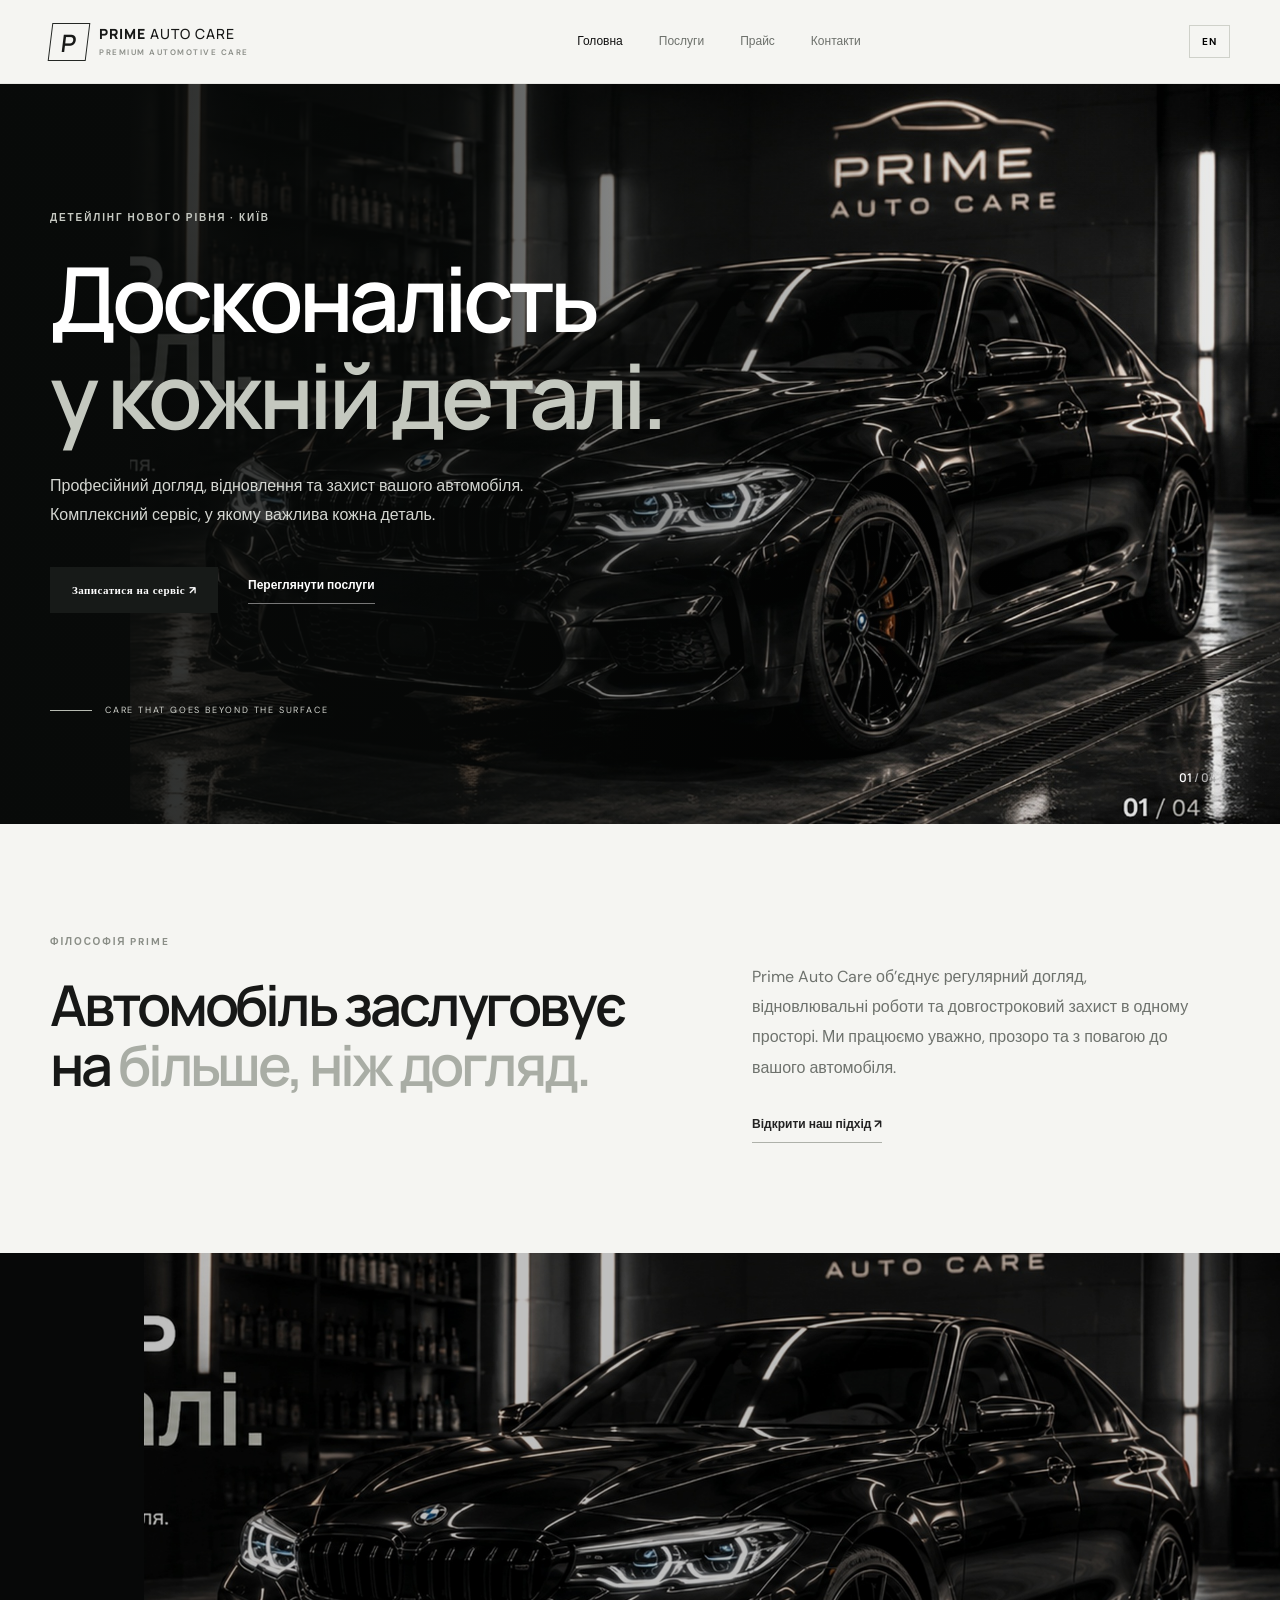
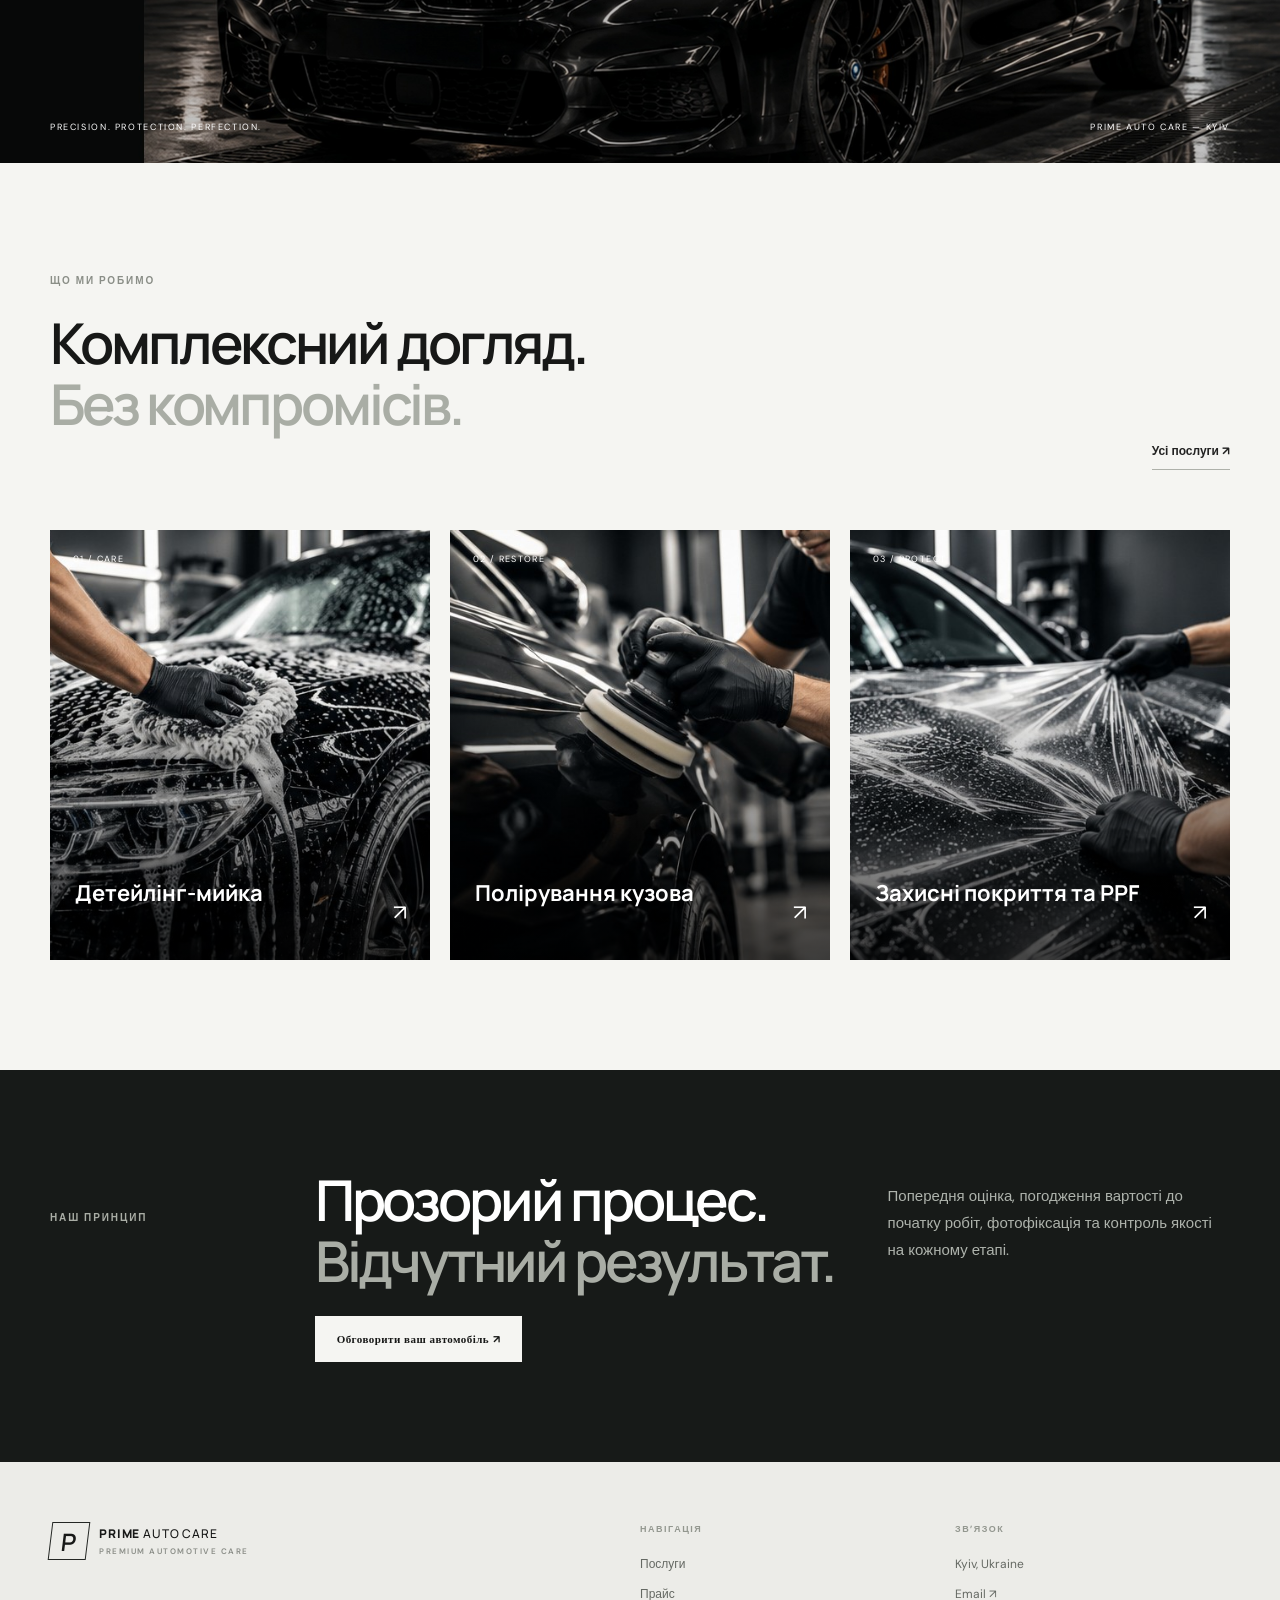
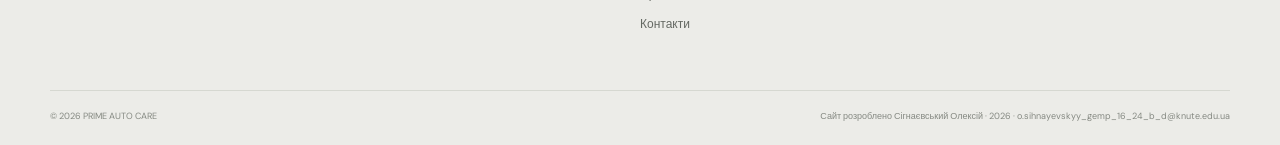
<file: index.html>
<!DOCTYPE html>
<html lang="uk">
<head>
  <meta charset="UTF-8"><meta name="viewport" content="width=device-width, initial-scale=1">
  <meta name="description" content="Prime Auto Care — професійний детейлінг автомобілів у Києві. Комплексний догляд, полірування, кераміка та PPF.">
  <meta name="theme-color" content="#f5f5f2">
  <title>Prime Auto Care — Premium Automotive Care</title>
  <link rel="preconnect" href="https://fonts.googleapis.com"><link rel="preconnect" href="https://fonts.gstatic.com" crossorigin>
  <link href="https://fonts.googleapis.com/css2?family=DM+Sans:wght@400;500;600;700&family=Manrope:wght@400;500;600;700;800&display=swap" rel="stylesheet">
  <link rel="stylesheet" href="assets/css/style.css">
  <script defer src="assets/js/app.js"></script>
</head>
<body>
<header class="site-header"><div class="container nav-wrap">
  <a class="brand" href="index.html"><span class="brand-mark">P</span><span>PRIME <b>AUTO CARE</b><small>PREMIUM AUTOMOTIVE CARE</small></span></a>
  <button class="menu-toggle" aria-label="Open menu" aria-expanded="false">☰</button>
  <nav class="main-nav"><a class="active" href="index.html" data-i18n="nav_home">Головна</a><a href="services.html" data-i18n="nav_services">Послуги</a><a href="pricing.html" data-i18n="nav_pricing">Прайс</a><a href="contacts.html" data-i18n="nav_contacts">Контакти</a></nav>
  <button class="lang-switch" type="button" aria-label="Switch language">EN</button>
</div></header>
<main>
<section class="hero">
  <div class="hero-bg"></div><div class="container hero-content">
    <p class="eyebrow" data-i18n="hero_eyebrow">ДЕТЕЙЛІНГ НОВОГО РІВНЯ · КИЇВ</p>
    <h1 data-i18n="hero_title">Досконалість<br><em>у кожній деталі.</em></h1>
    <p class="hero-lead" data-i18n="hero_text">Професійний догляд, відновлення та захист вашого автомобіля. Комплексний сервіс, у якому важлива кожна деталь.</p>
    <div class="hero-actions"><a class="btn btn-dark" href="contacts.html#booking" data-i18n="hero_cta">Записатися на сервіс <span>↗</span></a><a class="text-link light-link" href="services.html" data-i18n="hero_more">Переглянути послуги</a></div>
    <div class="hero-note"><span class="note-line"></span><span data-i18n="hero_note">CARE THAT GOES BEYOND THE SURFACE</span></div>
  </div>
  <div class="hero-index">01 <span>/ 04</span></div>
</section>
<section class="intro-section section-pad"><div class="container intro-grid">
  <div><p class="eyebrow" data-i18n="intro_eyebrow">ФІЛОСОФІЯ PRIME</p><h2 data-i18n="intro_title">Автомобіль заслуговує<br>на <em>більше, ніж догляд.</em></h2></div>
  <div class="intro-copy"><p data-i18n="intro_text">Prime Auto Care об’єднує регулярний догляд, відновлювальні роботи та довгостроковий захист в одному просторі. Ми працюємо уважно, прозоро та з повагою до вашого автомобіля.</p><a class="text-link" href="services.html" data-i18n="discover">Відкрити наш підхід ↗</a></div>
</div></section>
<section class="feature-image"><img src="assets/images/studio-hero.jpg" alt="Professional car detailing process"><div class="feature-caption"><span data-i18n="feature_caption">PRECISION. PROTECTION. PERFECTION.</span><span>PRIME AUTO CARE — KYIV</span></div></section>
<section class="section-pad services-preview"><div class="container"><div class="section-heading"><div><p class="eyebrow" data-i18n="services_eyebrow">ЩО МИ РОБИМО</p><h2 data-i18n="services_title">Комплексний догляд.<br><em>Без компромісів.</em></h2></div><a class="text-link" href="services.html" data-i18n="all_services">Усі послуги ↗</a></div>
<div class="service-grid">
  <a class="service-card" href="services.html#cleaning"><img src="assets/images/detailing-wash.jpg" alt="Car wash"><span class="card-number">01 / CARE</span><h3 data-i18n="card_clean">Детейлінг-мийка</h3><span class="card-arrow">↗</span></a>
  <a class="service-card" href="services.html#polishing"><img src="assets/images/paint-polishing.jpg" alt="Car polishing"><span class="card-number">02 / RESTORE</span><h3 data-i18n="card_polish">Полірування кузова</h3><span class="card-arrow">↗</span></a>
  <a class="service-card" href="services.html#protection"><img src="assets/images/ppf-protection.jpg" alt="Car protection"><span class="card-number">03 / PROTECT</span><h3 data-i18n="card_protect">Захисні покриття та PPF</h3><span class="card-arrow">↗</span></a>
</div></div></section>
<section class="dark-band"><div class="container band-grid"><p class="eyebrow" data-i18n="band_eyebrow">НАШ ПРИНЦИП</p><h2 data-i18n="band_title">Прозорий процес.<br><em>Відчутний результат.</em></h2><p data-i18n="band_text">Попередня оцінка, погодження вартості до початку робіт, фотофіксація та контроль якості на кожному етапі.</p><a class="btn btn-light" href="contacts.html#booking" data-i18n="band_cta">Обговорити ваш автомобіль ↗</a></div></section>
</main>
<footer class="site-footer"><div class="container footer-main"><a class="brand brand-footer" href="index.html"><span class="brand-mark">P</span><span>PRIME <b>AUTO CARE</b><small>PREMIUM AUTOMOTIVE CARE</small></span></a><div><p class="footer-label" data-i18n="footer_nav">НАВІГАЦІЯ</p><a href="services.html" data-i18n="nav_services">Послуги</a><a href="pricing.html" data-i18n="nav_pricing">Прайс</a><a href="contacts.html" data-i18n="nav_contacts">Контакти</a></div><div><p class="footer-label" data-i18n="footer_contact">ЗВ’ЯЗОК</p><span>Kyiv, Ukraine</span><a href="mailto:o.sihnayevskyy_gemp_16_24_b_d@knute.edu.ua">Email ↗</a></div></div><div class="container footer-bottom"><span>© 2026 PRIME AUTO CARE</span><span>Сайт розроблено Сігнаєвський Олексій · 2026 · o.sihnayevskyy_gemp_16_24_b_d@knute.edu.ua</span></div></footer>
</body></html>
</file>
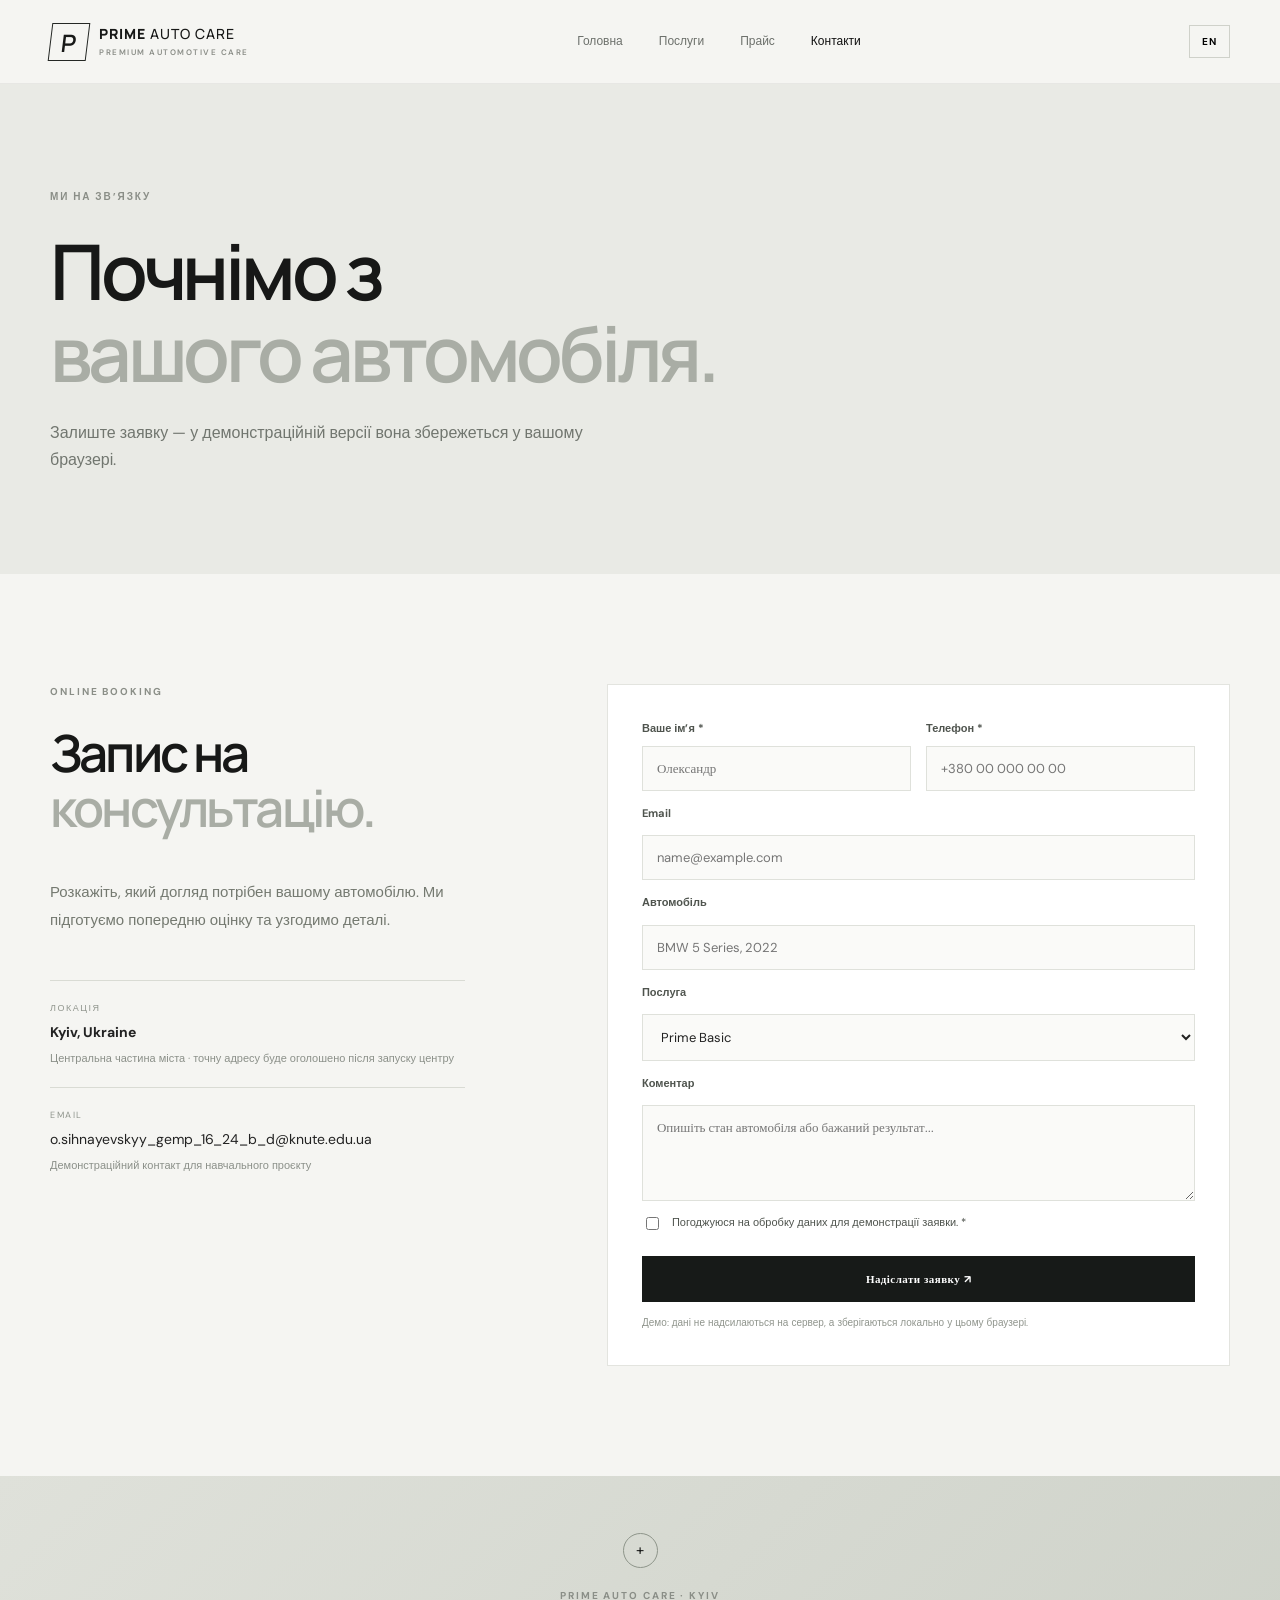
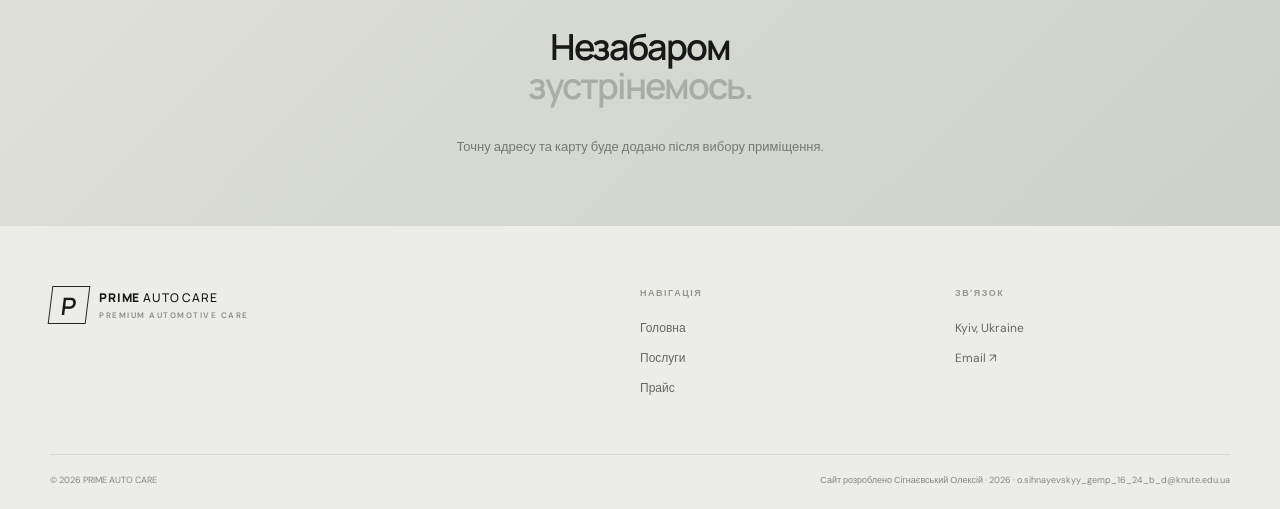
<file: contacts.html>
<!DOCTYPE html>
<html lang="uk"><head><meta charset="UTF-8"><meta name="viewport" content="width=device-width, initial-scale=1"><meta name="description" content="Зв'яжіться з Prime Auto Care та залиште заявку на детейлінг автомобіля."><title>Контакти та запис — Prime Auto Care</title><link rel="preconnect" href="https://fonts.googleapis.com"><link href="https://fonts.googleapis.com/css2?family=DM+Sans:wght@400;500;600;700&family=Manrope:wght@400;500;600;700;800&display=swap" rel="stylesheet"><link rel="stylesheet" href="assets/css/style.css"><script defer src="assets/js/app.js"></script></head>
<body><header class="site-header"><div class="container nav-wrap"><a class="brand" href="index.html"><span class="brand-mark">P</span><span>PRIME <b>AUTO CARE</b><small>PREMIUM AUTOMOTIVE CARE</small></span></a><button class="menu-toggle" aria-label="Open menu" aria-expanded="false">☰</button><nav class="main-nav"><a href="index.html" data-i18n="nav_home">Головна</a><a href="services.html" data-i18n="nav_services">Послуги</a><a href="pricing.html" data-i18n="nav_pricing">Прайс</a><a class="active" href="contacts.html" data-i18n="nav_contacts">Контакти</a></nav><button class="lang-switch" type="button">EN</button></div></header>
<main><section class="page-hero"><div class="container"><p class="eyebrow" data-i18n="contact_eyebrow">МИ НА ЗВ’ЯЗКУ</p><h1 data-i18n="contact_title">Почнімо з<br><em>вашого автомобіля.</em></h1><p data-i18n="contact_lead">Залиште заявку — у демонстраційній версії вона збережеться у вашому браузері.</p></div></section>
<section class="section-pad contact-section" id="booking"><div class="container contact-grid"><div class="contact-info"><p class="eyebrow" data-i18n="booking_eyebrow">ONLINE BOOKING</p><h2 data-i18n="booking_title">Запис на<br><em>консультацію.</em></h2><p data-i18n="booking_text">Розкажіть, який догляд потрібен вашому автомобілю. Ми підготуємо попередню оцінку та узгодимо деталі.</p><div class="contact-detail"><span data-i18n="location_label">ЛОКАЦІЯ</span><strong>Kyiv, Ukraine</strong><small data-i18n="location_note">Центральна частина міста · точну адресу буде оголошено після запуску центру</small></div><div class="contact-detail"><span data-i18n="email_label">EMAIL</span><a href="mailto:o.sihnayevskyy_gemp_16_24_b_d@knute.edu.ua">o.sihnayevskyy_gemp_16_24_b_d@knute.edu.ua</a><small data-i18n="email_note">Демонстраційний контакт для навчального проєкту</small></div></div>
<form id="booking-form" class="form-card booking-form"><div class="form-two"><div><label for="name" data-i18n="name_label">Ваше ім’я *</label><input id="name" name="name" required minlength="2" placeholder="Олександр"></div><div><label for="phone" data-i18n="phone_label">Телефон *</label><input id="phone" name="phone" type="tel" required placeholder="+380 00 000 00 00" pattern="[+0-9()\\s-]{7,}"></div></div>
<label for="email" data-i18n="email_field">Email</label><input id="email" name="email" type="email" placeholder="name@example.com">
<label for="car" data-i18n="car_label">Автомобіль</label><input id="car" name="car" placeholder="BMW 5 Series, 2022">
<label for="service" data-i18n="service_label">Послуга</label><select id="service" name="service"><option value="Prime Basic">Prime Basic</option><option value="Prime Interior">Prime Interior</option><option value="Prime Restore">Prime Restore</option><option value="Prime Protect">Prime Protect</option><option value="Prime PPF">Prime PPF</option><option value="Prime Mobile">Prime Mobile</option><option value="Consultation">Консультація / Consultation</option></select>
<label for="message" data-i18n="message_label">Коментар</label><textarea id="message" name="message" rows="4" placeholder="Опишіть стан автомобіля або бажаний результат..."></textarea>
<label class="check-row"><input type="checkbox" id="consent" required><span data-i18n="consent">Погоджуюся на обробку даних для демонстрації заявки. *</span></label>
<button class="btn btn-dark" type="submit" data-i18n="send_request">Надіслати заявку ↗</button><p class="form-hint" data-i18n="demo_hint">Демо: дані не надсилаються на сервер, а зберігаються локально у цьому браузері.</p><div id="form-status" class="form-status" role="status" aria-live="polite"></div></form></div></section>
<section class="map-placeholder"><div class="container map-inner"><span class="map-pin">+</span><p class="eyebrow" data-i18n="map_eyebrow">PRIME AUTO CARE · KYIV</p><h2 data-i18n="map_title">Незабаром<br><em>зустрінемось.</em></h2><p data-i18n="map_text">Точну адресу та карту буде додано після вибору приміщення.</p></div></section></main>
<footer class="site-footer"><div class="container footer-main"><a class="brand brand-footer" href="index.html"><span class="brand-mark">P</span><span>PRIME <b>AUTO CARE</b><small>PREMIUM AUTOMOTIVE CARE</small></span></a><div><p class="footer-label" data-i18n="footer_nav">НАВІГАЦІЯ</p><a href="index.html" data-i18n="nav_home">Головна</a><a href="services.html" data-i18n="nav_services">Послуги</a><a href="pricing.html" data-i18n="nav_pricing">Прайс</a></div><div><p class="footer-label" data-i18n="footer_contact">ЗВ’ЯЗОК</p><span>Kyiv, Ukraine</span><a href="mailto:o.sihnayevskyy_gemp_16_24_b_d@knute.edu.ua">Email ↗</a></div></div><div class="container footer-bottom"><span>© 2026 PRIME AUTO CARE</span><span>Сайт розроблено Сігнаєвський Олексій · 2026 · o.sihnayevskyy_gemp_16_24_b_d@knute.edu.ua</span></div></footer></body></html>
</file>
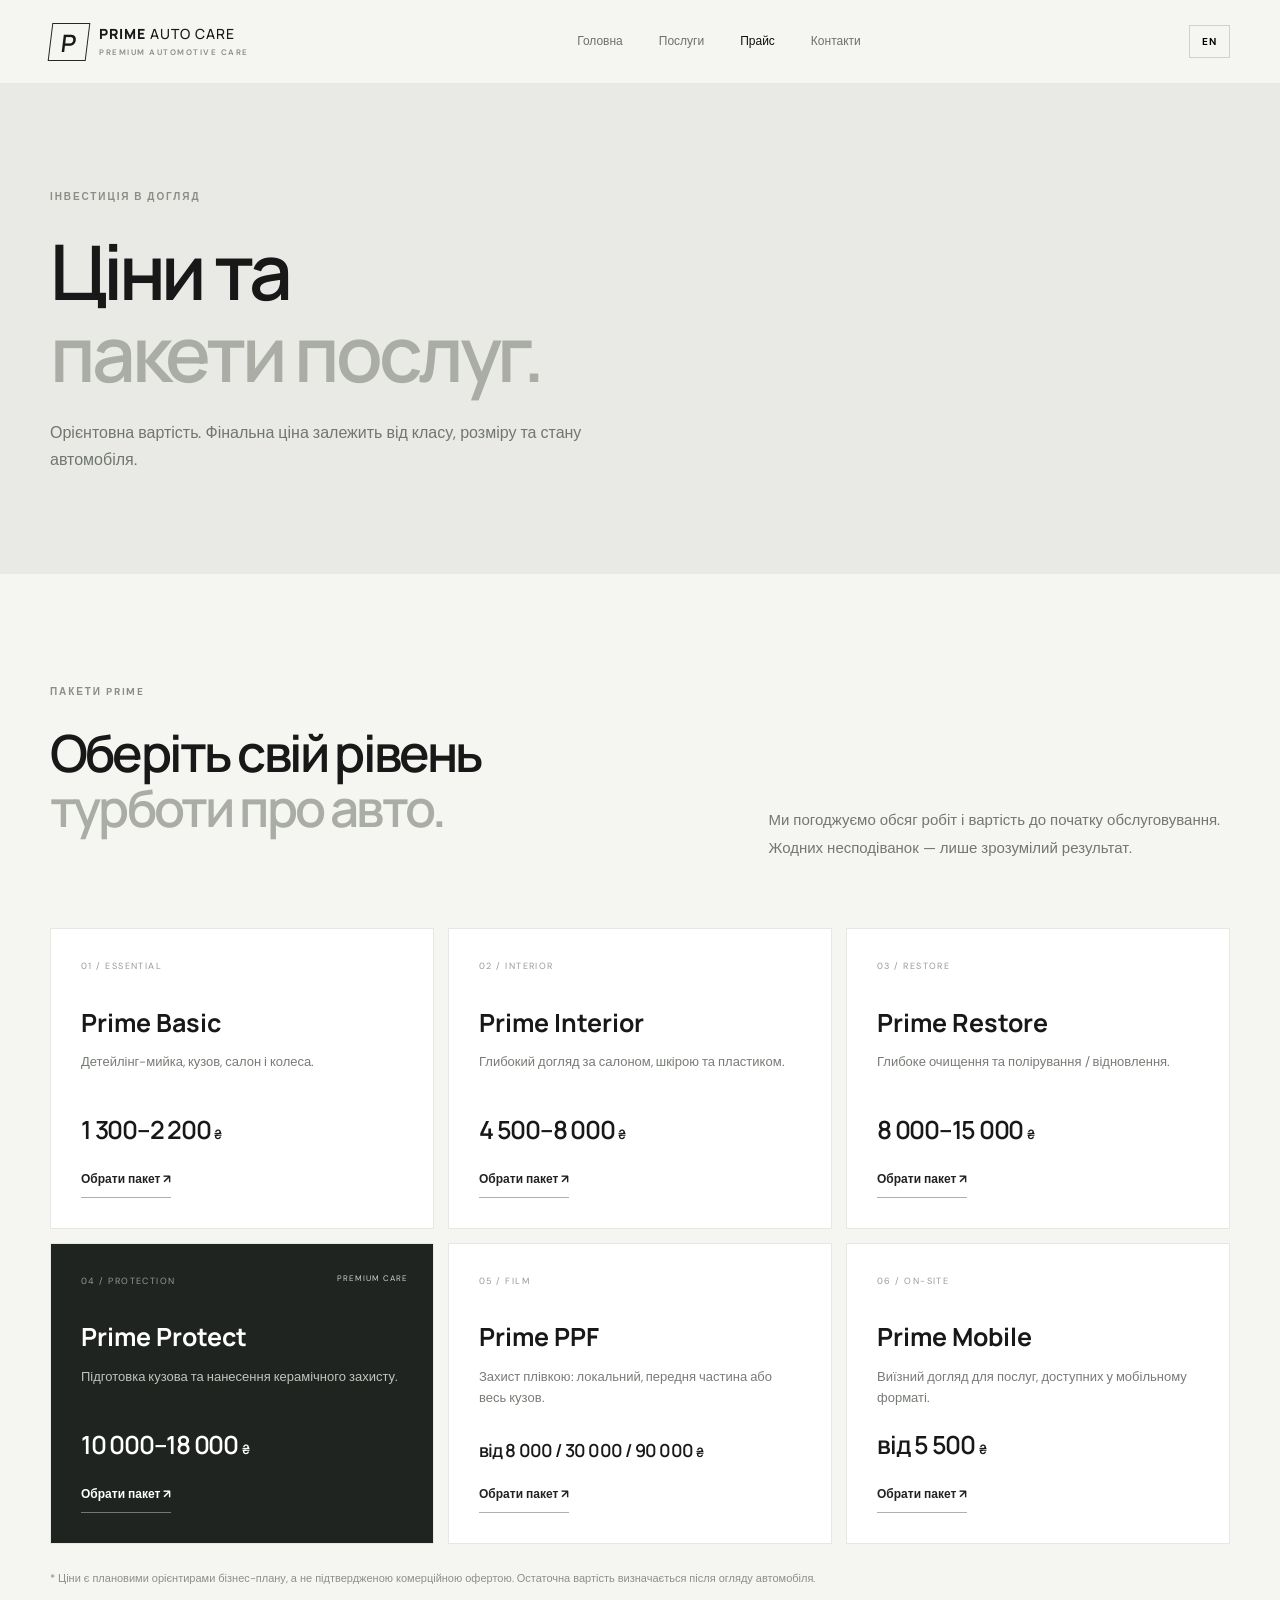
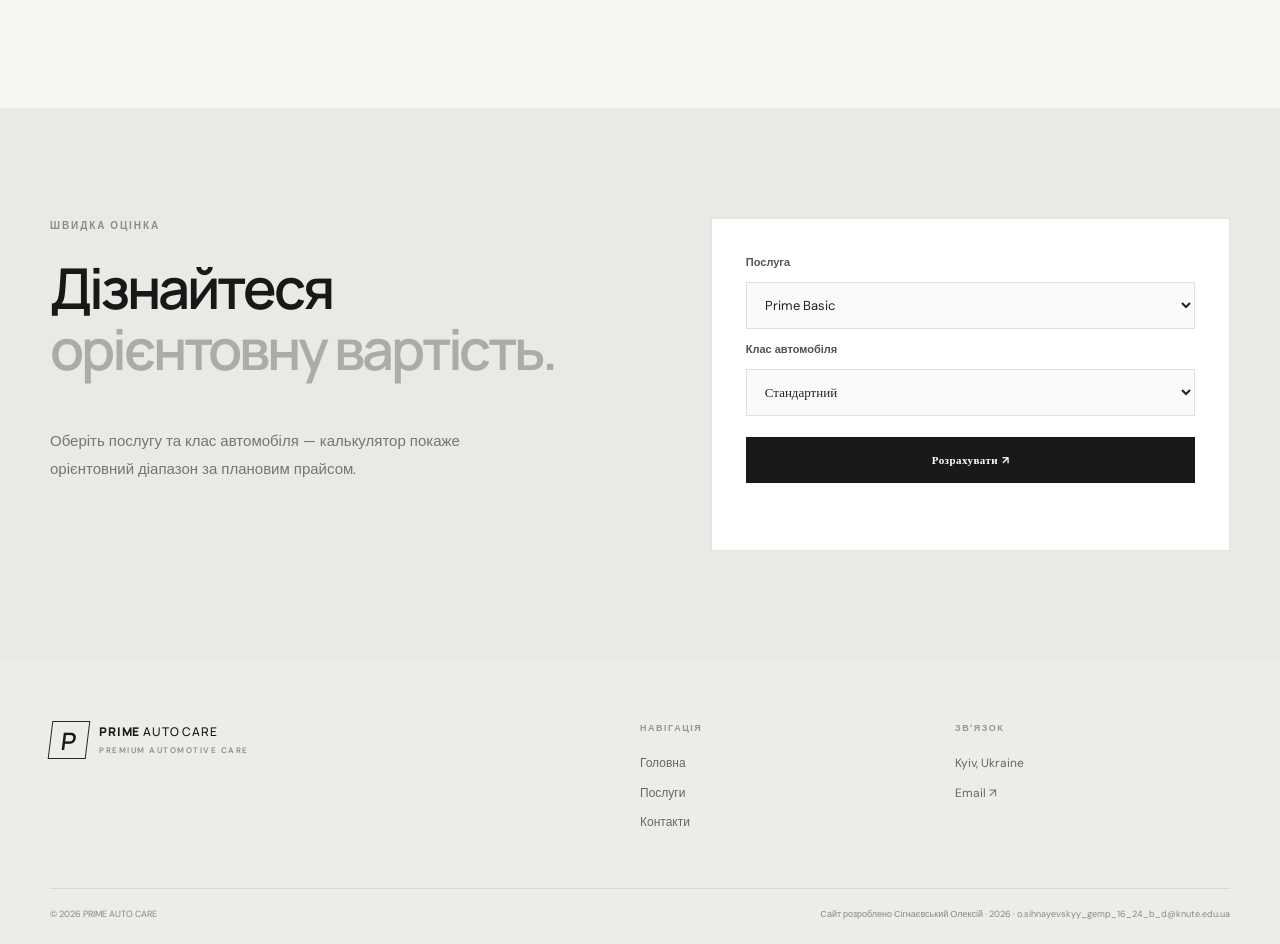
<file: pricing.html>
<!DOCTYPE html>
<html lang="uk"><head><meta charset="UTF-8"><meta name="viewport" content="width=device-width, initial-scale=1"><meta name="description" content="Прайс-лист Prime Auto Care — орієнтовні ціни на детейлінг послуги."><title>Прайс — Prime Auto Care</title><link rel="preconnect" href="https://fonts.googleapis.com"><link href="https://fonts.googleapis.com/css2?family=DM+Sans:wght@400;500;600;700&family=Manrope:wght@400;500;600;700;800&display=swap" rel="stylesheet"><link rel="stylesheet" href="assets/css/style.css"><script defer src="assets/js/app.js"></script></head>
<body><header class="site-header"><div class="container nav-wrap"><a class="brand" href="index.html"><span class="brand-mark">P</span><span>PRIME <b>AUTO CARE</b><small>PREMIUM AUTOMOTIVE CARE</small></span></a><button class="menu-toggle" aria-label="Open menu" aria-expanded="false">☰</button><nav class="main-nav"><a href="index.html" data-i18n="nav_home">Головна</a><a href="services.html" data-i18n="nav_services">Послуги</a><a class="active" href="pricing.html" data-i18n="nav_pricing">Прайс</a><a href="contacts.html" data-i18n="nav_contacts">Контакти</a></nav><button class="lang-switch" type="button">EN</button></div></header>
<main><section class="page-hero"><div class="container"><p class="eyebrow" data-i18n="pricing_eyebrow">ІНВЕСТИЦІЯ В ДОГЛЯД</p><h1 data-i18n="pricing_title">Ціни та<br><em>пакети послуг.</em></h1><p data-i18n="pricing_lead">Орієнтовна вартість. Фінальна ціна залежить від класу, розміру та стану автомобіля.</p></div></section>
<section class="section-pad"><div class="container"><div class="price-intro"><div><p class="eyebrow" data-i18n="packages">ПАКЕТИ PRIME</p><h2 data-i18n="price_subtitle">Оберіть свій рівень<br><em>турботи про авто.</em></h2></div><p data-i18n="price_note">Ми погоджуємо обсяг робіт і вартість до початку обслуговування. Жодних несподіванок — лише зрозумілий результат.</p></div>
<div class="price-grid">
<article class="price-card"><span class="price-tag">01 / ESSENTIAL</span><h3>Prime Basic</h3><p data-i18n="basic_desc">Детейлінг-мийка, кузов, салон і колеса.</p><div class="price">1 300–2 200 <small>₴</small></div><a class="text-link" href="contacts.html#booking" data-i18n="choose_package">Обрати пакет ↗</a></article>
<article class="price-card"><span class="price-tag">02 / INTERIOR</span><h3>Prime Interior</h3><p data-i18n="interior_desc">Глибокий догляд за салоном, шкірою та пластиком.</p><div class="price">4 500–8 000 <small>₴</small></div><a class="text-link" href="contacts.html#booking" data-i18n="choose_package">Обрати пакет ↗</a></article>
<article class="price-card"><span class="price-tag">03 / RESTORE</span><h3>Prime Restore</h3><p data-i18n="restore_desc">Глибоке очищення та полірування / відновлення.</p><div class="price">8 000–15 000 <small>₴</small></div><a class="text-link" href="contacts.html#booking" data-i18n="choose_package">Обрати пакет ↗</a></article>
<article class="price-card featured"><span class="price-tag">04 / PROTECTION</span><span class="popular" data-i18n="premium_choice">PREMIUM CARE</span><h3>Prime Protect</h3><p data-i18n="protect_desc">Підготовка кузова та нанесення керамічного захисту.</p><div class="price">10 000–18 000 <small>₴</small></div><a class="text-link" href="contacts.html#booking" data-i18n="choose_package">Обрати пакет ↗</a></article>
<article class="price-card"><span class="price-tag">05 / FILM</span><h3>Prime PPF</h3><p data-i18n="ppf_desc">Захист плівкою: локальний, передня частина або весь кузов.</p><div class="price price-small">від 8 000 / 30 000 / 90 000 <small>₴</small></div><a class="text-link" href="contacts.html#booking" data-i18n="choose_package">Обрати пакет ↗</a></article>
<article class="price-card"><span class="price-tag">06 / ON-SITE</span><h3>Prime Mobile</h3><p data-i18n="mobile_desc">Виїзний догляд для послуг, доступних у мобільному форматі.</p><div class="price">від 5 500 <small>₴</small></div><a class="text-link" href="contacts.html#booking" data-i18n="choose_package">Обрати пакет ↗</a></article>
</div><p class="fine-print" data-i18n="price_disclaimer">* Ціни є плановими орієнтирами бізнес-плану, а не підтвердженою комерційною офертою. Остаточна вартість визначається після огляду автомобіля.</p></div></section>
<section class="section-pad estimate-section"><div class="container estimate-grid"><div><p class="eyebrow" data-i18n="estimate_eyebrow">ШВИДКА ОЦІНКА</p><h2 data-i18n="estimate_title">Дізнайтеся<br><em>орієнтовну вартість.</em></h2><p data-i18n="estimate_text">Оберіть послугу та клас автомобіля — калькулятор покаже орієнтовний діапазон за плановим прайсом.</p></div><form id="estimate-form" class="form-card"><label for="estimate-service" data-i18n="service_label">Послуга</label><select id="estimate-service" required><option value="basic">Prime Basic</option><option value="interior">Prime Interior</option><option value="restore">Prime Restore</option><option value="protect">Prime Protect</option><option value="ppf">Prime PPF (локальний)</option><option value="mobile">Prime Mobile</option></select><label for="car-class" data-i18n="car_class">Клас автомобіля</label><select id="car-class"><option value="1" data-i18n="class_standard">Стандартний</option><option value="1.15" data-i18n="class_business">Бізнес</option><option value="1.3" data-i18n="class_premium">Преміум / великий SUV</option></select><button class="btn btn-dark" type="submit" data-i18n="calculate">Розрахувати ↗</button><output id="estimate-result" class="estimate-result" aria-live="polite"></output></form></div></section></main>
<footer class="site-footer"><div class="container footer-main"><a class="brand brand-footer" href="index.html"><span class="brand-mark">P</span><span>PRIME <b>AUTO CARE</b><small>PREMIUM AUTOMOTIVE CARE</small></span></a><div><p class="footer-label" data-i18n="footer_nav">НАВІГАЦІЯ</p><a href="index.html" data-i18n="nav_home">Головна</a><a href="services.html" data-i18n="nav_services">Послуги</a><a href="contacts.html" data-i18n="nav_contacts">Контакти</a></div><div><p class="footer-label" data-i18n="footer_contact">ЗВ’ЯЗОК</p><span>Kyiv, Ukraine</span><a href="mailto:o.sihnayevskyy_gemp_16_24_b_d@knute.edu.ua">Email ↗</a></div></div><div class="container footer-bottom"><span>© 2026 PRIME AUTO CARE</span><span>Сайт розроблено Сігнаєвський Олексій · 2026 · o.sihnayevskyy_gemp_16_24_b_d@knute.edu.ua</span></div></footer></body></html>
</file>
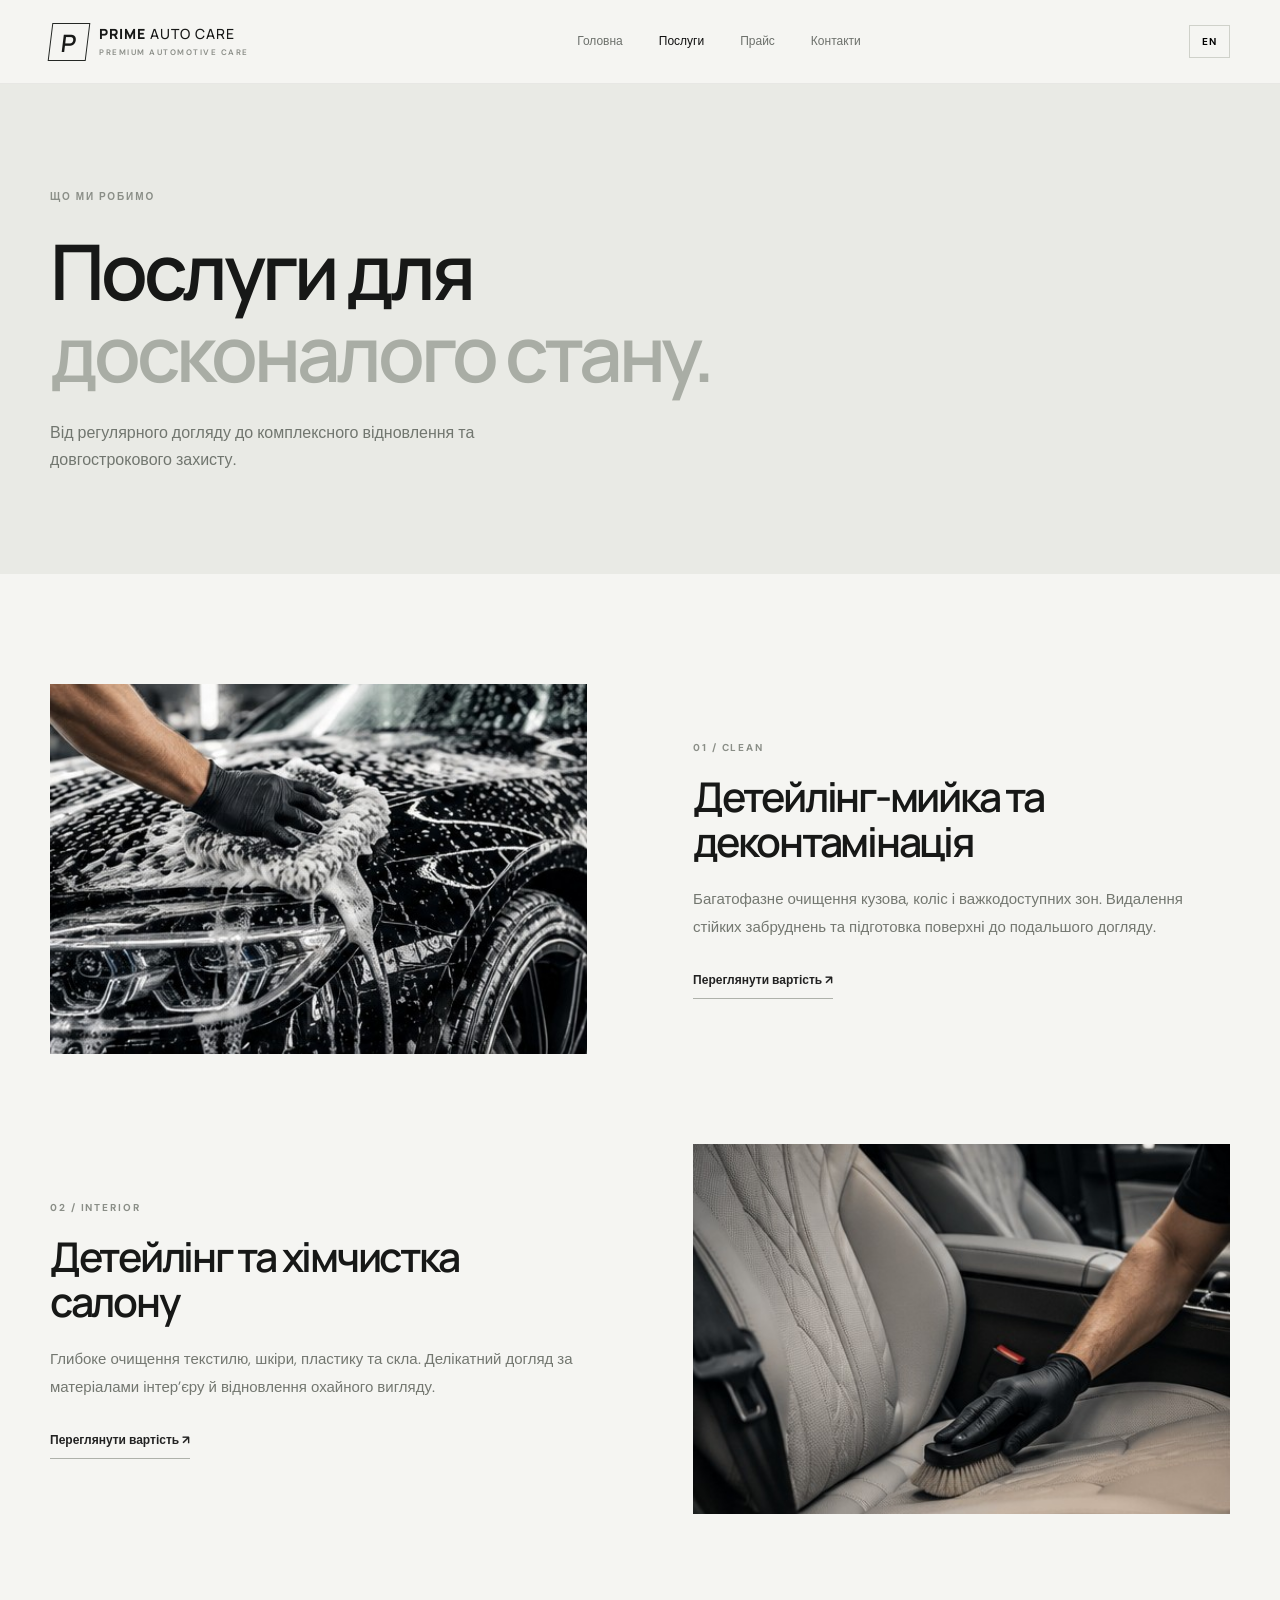
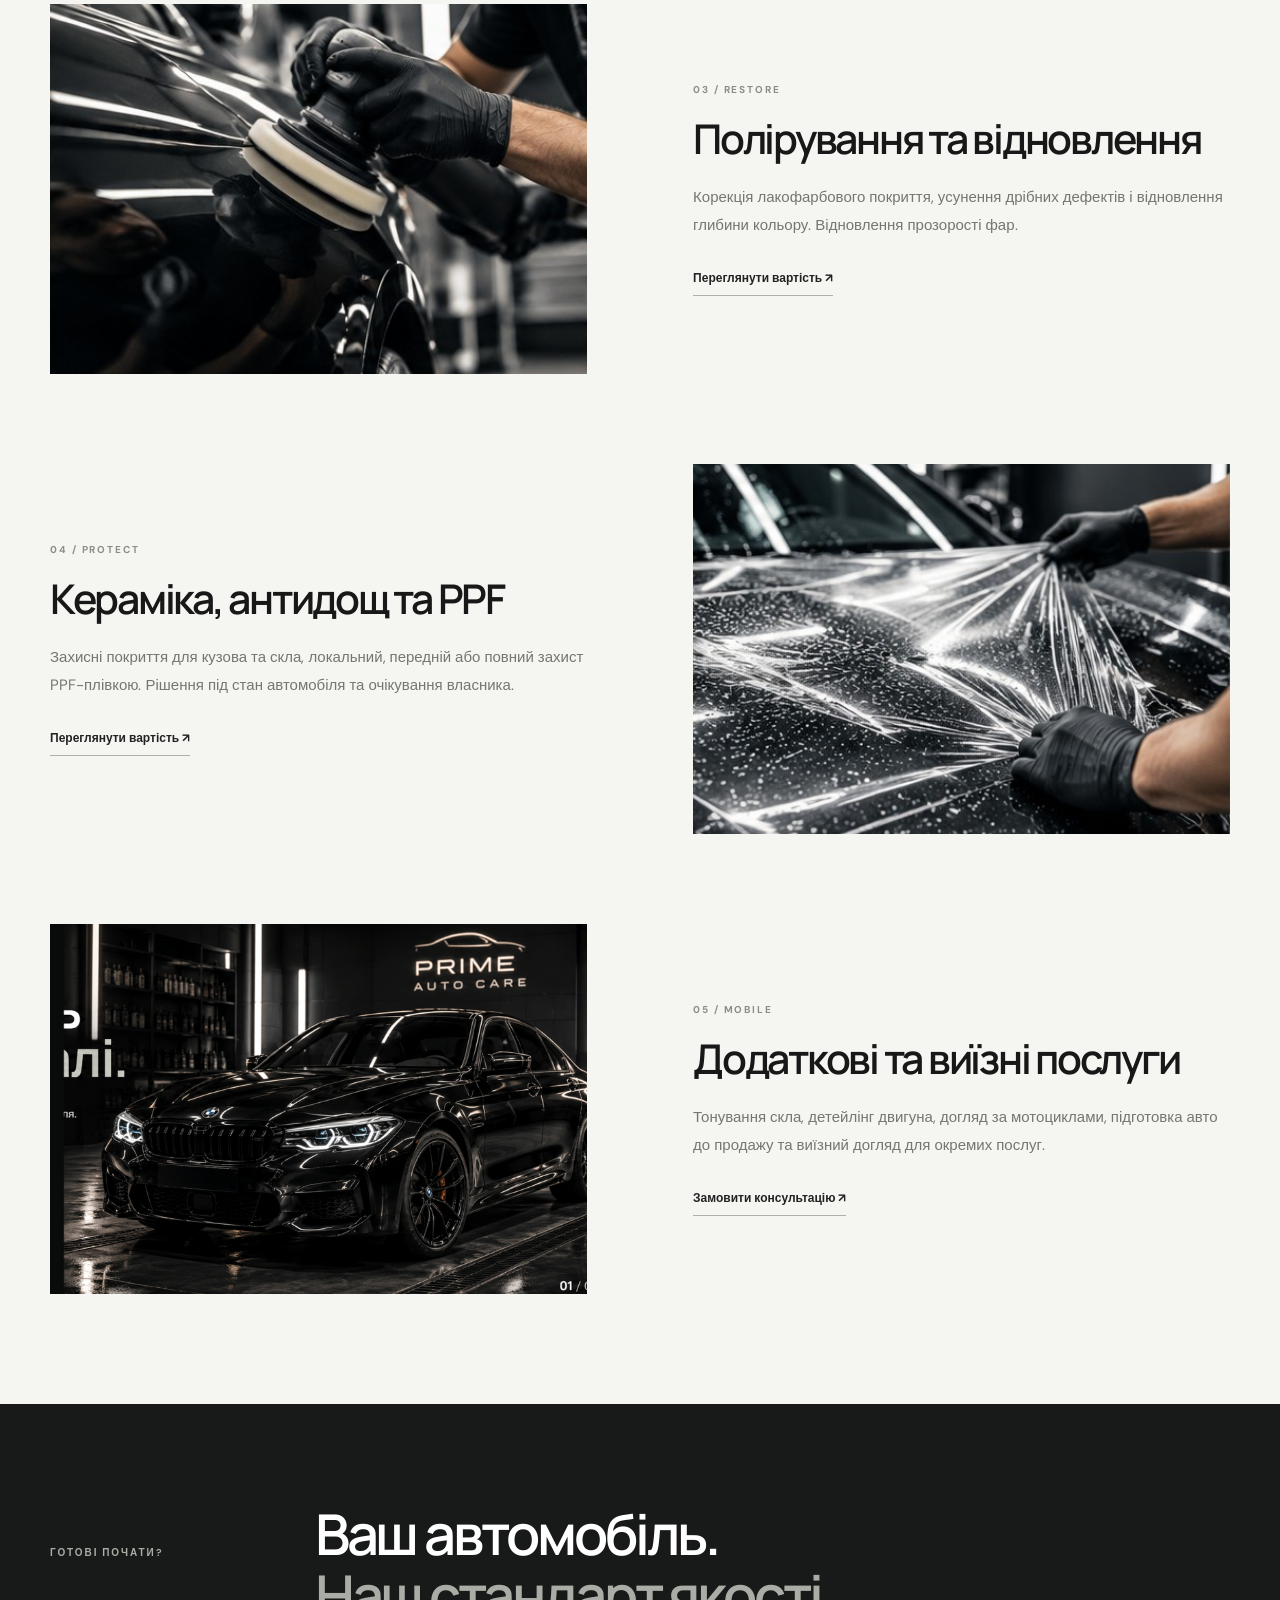
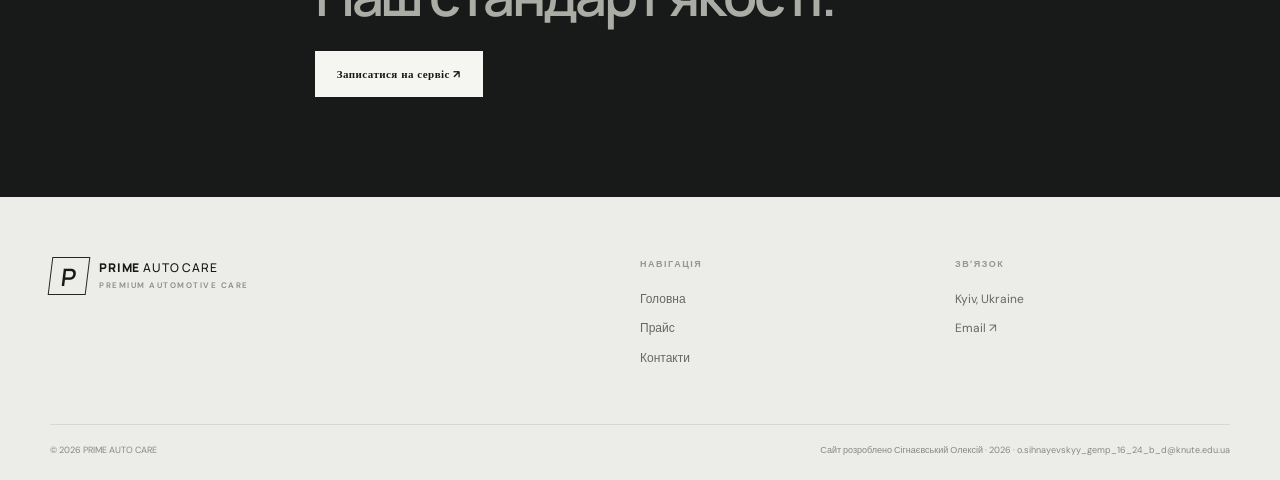
<file: services.html>
<!DOCTYPE html>
<html lang="uk"><head><meta charset="UTF-8"><meta name="viewport" content="width=device-width, initial-scale=1"><meta name="description" content="Послуги Prime Auto Care: мийка, хімчистка, полірування, кераміка, PPF та виїзний детейлінг."><title>Послуги — Prime Auto Care</title><link rel="preconnect" href="https://fonts.googleapis.com"><link href="https://fonts.googleapis.com/css2?family=DM+Sans:wght@400;500;600;700&family=Manrope:wght@400;500;600;700;800&display=swap" rel="stylesheet"><link rel="stylesheet" href="assets/css/style.css"><script defer src="assets/js/app.js"></script></head>
<body><header class="site-header"><div class="container nav-wrap"><a class="brand" href="index.html"><span class="brand-mark">P</span><span>PRIME <b>AUTO CARE</b><small>PREMIUM AUTOMOTIVE CARE</small></span></a><button class="menu-toggle" aria-label="Open menu" aria-expanded="false">☰</button><nav class="main-nav"><a href="index.html" data-i18n="nav_home">Головна</a><a class="active" href="services.html" data-i18n="nav_services">Послуги</a><a href="pricing.html" data-i18n="nav_pricing">Прайс</a><a href="contacts.html" data-i18n="nav_contacts">Контакти</a></nav><button class="lang-switch" type="button">EN</button></div></header>
<main><section class="page-hero"><div class="container"><p class="eyebrow" data-i18n="services_eyebrow">ЩО МИ РОБИМО</p><h1 data-i18n="services_page_title">Послуги для<br><em>досконалого стану.</em></h1><p data-i18n="services_page_lead">Від регулярного догляду до комплексного відновлення та довгострокового захисту.</p></div></section>
<section class="section-pad"><div class="container service-list">
<article class="service-row" id="cleaning"><div class="service-row-img"><img src="assets/images/detailing-wash.jpg" alt="Detailing wash"></div><div><p class="eyebrow">01 / CLEAN</p><h2 data-i18n="srv1_title">Детейлінг-мийка та деконтамінація</h2><p data-i18n="srv1_text">Багатофазне очищення кузова, коліс і важкодоступних зон. Видалення стійких забруднень та підготовка поверхні до подальшого догляду.</p><a class="text-link" href="pricing.html" data-i18n="see_price">Переглянути вартість ↗</a></div></article>
<article class="service-row reverse" id="interior"><div class="service-row-img"><img src="assets/images/interior-detailing.jpg" alt="Car interior care"></div><div><p class="eyebrow">02 / INTERIOR</p><h2 data-i18n="srv2_title">Детейлінг та хімчистка салону</h2><p data-i18n="srv2_text">Глибоке очищення текстилю, шкіри, пластику та скла. Делікатний догляд за матеріалами інтер’єру й відновлення охайного вигляду.</p><a class="text-link" href="pricing.html" data-i18n="see_price">Переглянути вартість ↗</a></div></article>
<article class="service-row" id="polishing"><div class="service-row-img"><img src="assets/images/paint-polishing.jpg" alt="Paint correction"></div><div><p class="eyebrow">03 / RESTORE</p><h2 data-i18n="srv3_title">Полірування та відновлення</h2><p data-i18n="srv3_text">Корекція лакофарбового покриття, усунення дрібних дефектів і відновлення глибини кольору. Відновлення прозорості фар.</p><a class="text-link" href="pricing.html" data-i18n="see_price">Переглянути вартість ↗</a></div></article>
<article class="service-row reverse" id="protection"><div class="service-row-img"><img src="assets/images/ppf-protection.jpg" alt="Ceramic coating"></div><div><p class="eyebrow">04 / PROTECT</p><h2 data-i18n="srv4_title">Кераміка, антидощ та PPF</h2><p data-i18n="srv4_text">Захисні покриття для кузова та скла, локальний, передній або повний захист PPF-плівкою. Рішення під стан автомобіля та очікування власника.</p><a class="text-link" href="pricing.html" data-i18n="see_price">Переглянути вартість ↗</a></div></article>
<article class="service-row" id="mobile"><div class="service-row-img"><img src="assets/images/studio-hero.jpg" alt="Premium vehicle"></div><div><p class="eyebrow">05 / MOBILE</p><h2 data-i18n="srv5_title">Додаткові та виїзні послуги</h2><p data-i18n="srv5_text">Тонування скла, детейлінг двигуна, догляд за мотоциклами, підготовка авто до продажу та виїзний догляд для окремих послуг.</p><a class="text-link" href="contacts.html#booking" data-i18n="book_service">Замовити консультацію ↗</a></div></article>
</div></section><section class="dark-band"><div class="container band-grid"><p class="eyebrow" data-i18n="ready_eyebrow">ГОТОВІ ПОЧАТИ?</p><h2 data-i18n="ready_title">Ваш автомобіль.<br><em>Наш стандарт якості.</em></h2><a class="btn btn-light" href="contacts.html#booking" data-i18n="hero_cta">Записатися на сервіс ↗</a></div></section></main>
<footer class="site-footer"><div class="container footer-main"><a class="brand brand-footer" href="index.html"><span class="brand-mark">P</span><span>PRIME <b>AUTO CARE</b><small>PREMIUM AUTOMOTIVE CARE</small></span></a><div><p class="footer-label" data-i18n="footer_nav">НАВІГАЦІЯ</p><a href="index.html" data-i18n="nav_home">Головна</a><a href="pricing.html" data-i18n="nav_pricing">Прайс</a><a href="contacts.html" data-i18n="nav_contacts">Контакти</a></div><div><p class="footer-label" data-i18n="footer_contact">ЗВ’ЯЗОК</p><span>Kyiv, Ukraine</span><a href="mailto:o.sihnayevskyy_gemp_16_24_b_d@knute.edu.ua">Email ↗</a></div></div><div class="container footer-bottom"><span>© 2026 PRIME AUTO CARE</span><span>Сайт розроблено Сігнаєвський Олексій · 2026 · o.sihnayevskyy_gemp_16_24_b_d@knute.edu.ua</span></div></footer></body></html>
</file>
<file: assets/css/style.css>
:root{--ink:#171817;--muted:#777b77;--paper:#f5f5f2;--white:#fff;--line:#dedfda;--accent:#a6a99f;--dark:#171a18}*{box-sizing:border-box}html{scroll-behavior:smooth}body{margin:0;background:var(--paper);color:var(--ink);font-family:"DM Sans",sans-serif;font-size:15px;line-height:1.65}h1,h2,h3,p{margin-top:0}h1,h2,h3,.brand{font-family:Manrope,sans-serif}h1,h2{letter-spacing:-.055em;line-height:1.08;font-weight:600}h1{font-size:clamp(3.3rem,7vw,6.8rem)}h2{font-size:clamp(2.2rem,4.4vw,4.4rem)}h1 em,h2 em{font-style:normal;color:#a9ada5}.container{width:min(1180px,calc(100% - 48px));margin:auto}.section-pad{padding:110px 0}.eyebrow{font-size:10px;letter-spacing:.19em;font-weight:700;color:#8a8e87;margin-bottom:24px}.site-header{height:84px;position:sticky;top:0;z-index:20;background:rgba(245,245,242,.94);backdrop-filter:blur(16px);border-bottom:1px solid rgba(0,0,0,.06)}.nav-wrap{height:100%;display:flex;align-items:center;justify-content:space-between}.brand{display:flex;align-items:center;gap:11px;text-decoration:none;color:var(--ink);font-size:14px;font-weight:800;letter-spacing:.07em;line-height:1.1}.brand b{font-weight:500}.brand small{display:block;font:600 8px "DM Sans";letter-spacing:.19em;color:#8a8d87;margin-top:6px}.brand-mark{width:38px;height:38px;border:1px solid #242724;display:grid;place-items:center;font:600 24px Manrope;transform:skew(-7deg)}.main-nav{display:flex;gap:36px}.main-nav a,.footer-main a{color:inherit;text-decoration:none;font-size:12px}.main-nav a{color:#6d716c;transition:.2s}.main-nav a:hover,.main-nav a.active{color:#111}.lang-switch{border:1px solid #cfd1ca;background:transparent;padding:9px 12px;font:700 10px "DM Sans";letter-spacing:.1em;cursor:pointer}.menu-toggle{display:none;border:0;background:none;font-size:22px}.hero{height:min(740px,calc(100vh - 84px));min-height:620px;position:relative;display:flex;align-items:center;color:white;background:#242725;overflow:hidden}.hero-bg{position:absolute;inset:0;background:linear-gradient(90deg,rgba(8,10,9,.91) 0%,rgba(8,10,9,.72) 34%,rgba(8,10,9,.16) 70%,rgba(8,10,9,.08) 100%),url("../images/studio-hero.jpg") center center/cover no-repeat;transform:none}.hero-content{position:relative;z-index:1;padding-top:20px}.hero .eyebrow{color:#c6c9c2}.hero h1{margin-bottom:28px}.hero h1 em{color:#c4c8bf}.hero-lead{max-width:500px;color:#d4d6d1;font-size:16px;line-height:1.8}.hero-actions{display:flex;align-items:center;gap:30px;margin-top:38px}.btn{display:inline-flex;align-items:center;justify-content:center;gap:22px;padding:16px 22px;text-decoration:none;border:0;font:700 11px "DM Sans";letter-spacing:.04em;cursor:pointer;transition:.25s}.btn:hover{transform:translateY(-2px)}.btn-dark{background:#171a18;color:white}.btn-dark:hover{background:#343934}.btn-light{background:#f5f5f2;color:#171817}.text-link{display:inline-block;color:#222;text-decoration:none;font-size:12px;font-weight:700;border-bottom:1px solid #aeb1aa;padding-bottom:7px}.light-link{color:white;border-color:#777}.hero-note{display:flex;align-items:center;gap:13px;margin-top:90px;font-size:9px;letter-spacing:.2em;color:#d2d4ce}.note-line{height:1px;width:42px;background:#b7bbb2}.hero-index{position:absolute;right:5%;bottom:38px;font:600 12px Manrope}.hero-index span{color:#aaa}.intro-grid{display:grid;grid-template-columns:1.1fr .9fr;gap:10%;align-items:end}.intro-copy{max-width:440px;color:#6e726d}.intro-copy p{font-size:16px;line-height:1.9;margin-bottom:28px}.feature-image{height:510px;position:relative;overflow:hidden;background:#292d29}.feature-image img{width:100%;height:100%;object-fit:cover;filter:brightness(.75)}.feature-caption{position:absolute;bottom:28px;left:max(24px,calc((100% - 1180px)/2));right:max(24px,calc((100% - 1180px)/2));display:flex;justify-content:space-between;color:white;font-size:9px;letter-spacing:.18em}.section-heading{display:flex;justify-content:space-between;align-items:end;margin-bottom:48px}.section-heading .text-link{margin-bottom:12px}.service-grid{display:grid;grid-template-columns:repeat(3,1fr);gap:20px}.service-card{position:relative;display:block;color:white;text-decoration:none;height:430px;overflow:hidden;background:#333}.service-card:after{content:"";position:absolute;inset:0;background:linear-gradient(0deg,rgba(0,0,0,.72),transparent 65%)}.service-card img{width:100%;height:100%;object-fit:cover;transition:transform .6s}.service-card:hover img{transform:scale(1.05)}.service-card h3,.card-number,.card-arrow{position:absolute;z-index:1}.service-card h3{bottom:26px;left:25px;font-size:22px;max-width:75%}.card-number{top:22px;left:23px;font-size:9px;letter-spacing:.15em}.card-arrow{right:23px;bottom:28px;font-size:22px}.dark-band{background:var(--dark);color:white;padding:100px 0}.band-grid{display:grid;grid-template-columns:.7fr 1.6fr 1fr;gap:25px;align-items:center}.band-grid .eyebrow{color:#a9ada5}.band-grid h2{margin:0}.band-grid>p:not(.eyebrow){color:#aeb3ac;line-height:1.8}.band-grid .btn{justify-self:start;grid-column:2}.site-footer{background:#ecece8;padding:60px 0 22px}.footer-main{display:grid;grid-template-columns:2fr 1fr 1fr;gap:40px;padding-bottom:55px}.brand-footer{align-self:start;justify-self:start}.footer-main>div{display:flex;flex-direction:column;align-items:flex-start;gap:10px}.footer-main>div span,.footer-main>div a{font-size:12px;color:#656963}.footer-label{font-size:9px;letter-spacing:.17em;font-weight:700;color:#93978f;margin-bottom:8px}.footer-bottom{border-top:1px solid #d6d8d1;padding-top:18px;display:flex;justify-content:space-between;gap:20px;color:#858982;font-size:9px}.page-hero{padding:105px 0 85px;background:#e9eae5}.page-hero h1{font-size:clamp(3.2rem,6vw,5.8rem);margin-bottom:25px}.page-hero>div>p:last-child{max-width:550px;color:#71766f;font-size:16px}.service-list{display:flex;flex-direction:column;gap:90px}.service-row{display:grid;grid-template-columns:1fr 1fr;gap:9%;align-items:center}.service-row.reverse .service-row-img{order:2}.service-row-img{height:370px;overflow:hidden;background:#ddd}.service-row-img img{width:100%;height:100%;object-fit:cover}.service-row h2{font-size:clamp(2rem,3.2vw,3.2rem);margin-bottom:22px}.service-row p:not(.eyebrow){color:#737770;line-height:1.9;margin-bottom:25px}.service-row .eyebrow{margin-bottom:18px}.price-intro{display:grid;grid-template-columns:1fr .8fr;gap:12%;align-items:end;margin-bottom:50px}.price-intro h2{font-size:clamp(2.2rem,4vw,3.8rem)}.price-intro>p{color:#737770;line-height:1.9}.price-grid{display:grid;grid-template-columns:repeat(3,1fr);gap:14px}.price-card{background:#fff;padding:30px;min-height:300px;display:flex;flex-direction:column;align-items:flex-start;border:1px solid #e7e8e3;position:relative}.price-card.featured{background:#202420;color:#fff}.price-tag{font-size:9px;letter-spacing:.16em;color:#969b92}.price-card h3{font-size:25px;margin:28px 0 8px}.price-card p{color:#777c75;font-size:13px;min-height:48px}.price-card.featured p{color:#c0c4bc}.price{font:600 25px Manrope;letter-spacing:-.05em;margin-top:auto;margin-bottom:20px}.price small{font-size:13px}.price-small{font-size:18px}.price-card .text-link{margin-top:3px}.featured .text-link{color:white;border-color:#737970}.popular{position:absolute;right:25px;top:28px;font-size:8px;letter-spacing:.13em;color:#d0d4cb}.fine-print{margin-top:25px;color:#8b9088;font-size:11px}.estimate-section{background:#e9eae5}.estimate-grid{display:grid;grid-template-columns:1fr 1fr;gap:12%;align-items:start}.estimate-grid>div>p:last-child{color:#727770;max-width:430px;line-height:1.9}.form-card{background:white;padding:34px;display:flex;flex-direction:column;gap:11px;border:1px solid #e3e4df}.form-card label{font-size:11px;font-weight:700;color:#4f544e}.form-card input,.form-card select,.form-card textarea{width:100%;padding:13px 14px;border:1px solid #dfe1db;background:#fafaf8;font:13px "DM Sans";color:#222;outline:none;border-radius:0}.form-card input:focus,.form-card select:focus,.form-card textarea:focus{border-color:#777e73}.form-card .btn{margin-top:10px}.estimate-result{font-size:14px;font-weight:700;color:#353b34;min-height:22px}.contact-grid{display:grid;grid-template-columns:.8fr 1.2fr;gap:12%}.contact-info h2{font-size:clamp(2.3rem,4vw,4rem)}.contact-info>p:not(.eyebrow){color:#747970;line-height:1.9;margin:25px 0 45px}.contact-detail{border-top:1px solid #d9dbd4;padding:20px 0;display:flex;flex-direction:column;gap:5px}.contact-detail span{font-size:9px;letter-spacing:.17em;color:#90958d}.contact-detail strong,.contact-detail a{font-size:14px;color:#222;text-decoration:none}.contact-detail small{color:#8b9089;font-size:11px}.booking-form{gap:13px}.form-two{display:grid;grid-template-columns:1fr 1fr;gap:15px}.form-two>div{display:flex;flex-direction:column;gap:9px}.check-row{display:flex;align-items:flex-start;gap:10px;font-weight:400!important;line-height:1.5}.check-row input{width:auto;margin-top:3px}.form-hint{font-size:10px;color:#90958d;margin:0}.form-status{display:none;padding:14px;background:#edf2e9;color:#3d5b3a;font-size:13px}.form-status.visible{display:block}.map-placeholder{height:350px;background:linear-gradient(135deg,#dfe1da,#cdd1c8);display:flex;align-items:center;text-align:center}.map-inner{display:flex;flex-direction:column;align-items:center}.map-pin{width:35px;height:35px;border:1px solid #8e958a;border-radius:50%;display:grid;place-items:center;margin-bottom:20px}.map-inner h2{font-size:36px}.map-inner>p:last-child{color:#747a71;font-size:13px}
@media(max-width:850px){.main-nav{gap:18px}.band-grid{grid-template-columns:1fr 1.5fr}.band-grid>p:not(.eyebrow){grid-column:2}.band-grid .btn{grid-column:2}.price-grid{grid-template-columns:repeat(2,1fr)}.service-card{height:350px}.contact-grid{gap:6%}}
@media(max-width:650px){.container{width:min(100% - 36px,540px)}.site-header{height:72px}.brand{font-size:12px}.brand-mark{width:34px;height:34px}.menu-toggle{display:block;margin-left:auto;margin-right:15px}.main-nav{display:none;position:absolute;top:72px;left:0;right:0;background:var(--paper);padding:20px 24px 25px;flex-direction:column;gap:18px;border-bottom:1px solid var(--line)}.main-nav.open{display:flex}.main-nav a{font-size:14px}.hero{height:690px;min-height:0}.hero-bg{background-position:58% center}.hero h1{font-size:clamp(3.1rem,14vw,5rem)}.hero-lead{font-size:14px;max-width:340px}.hero-actions{align-items:flex-start;flex-direction:column;gap:20px}.hero-note{margin-top:60px;font-size:8px}.section-pad{padding:75px 0}.intro-grid,.price-intro,.estimate-grid,.contact-grid{grid-template-columns:1fr;gap:30px}.intro-grid h2{font-size:2.5rem}.feature-image{height:340px}.feature-caption{font-size:7px;gap:15px}.section-heading{align-items:flex-start;flex-direction:column;gap:20px}.service-grid{grid-template-columns:1fr}.service-card{height:390px}.band-grid{grid-template-columns:1fr;gap:15px}.band-grid>p:not(.eyebrow),.band-grid .btn{grid-column:1}.dark-band{padding:75px 0}.footer-main{grid-template-columns:1fr 1fr;gap:35px}.footer-main>.brand{grid-column:1/-1}.footer-bottom{flex-direction:column;gap:8px}.page-hero{padding:75px 0 55px}.page-hero h1{font-size:3.3rem}.service-list{gap:60px}.service-row{grid-template-columns:1fr;gap:25px}.service-row.reverse .service-row-img{order:0}.service-row-img{height:260px}.price-grid{grid-template-columns:1fr}.price-card{min-height:275px}.form-two{grid-template-columns:1fr}.form-card{padding:23px}.contact-info>p:not(.eyebrow){margin-bottom:25px}.map-placeholder{height:300px}}
</file>
